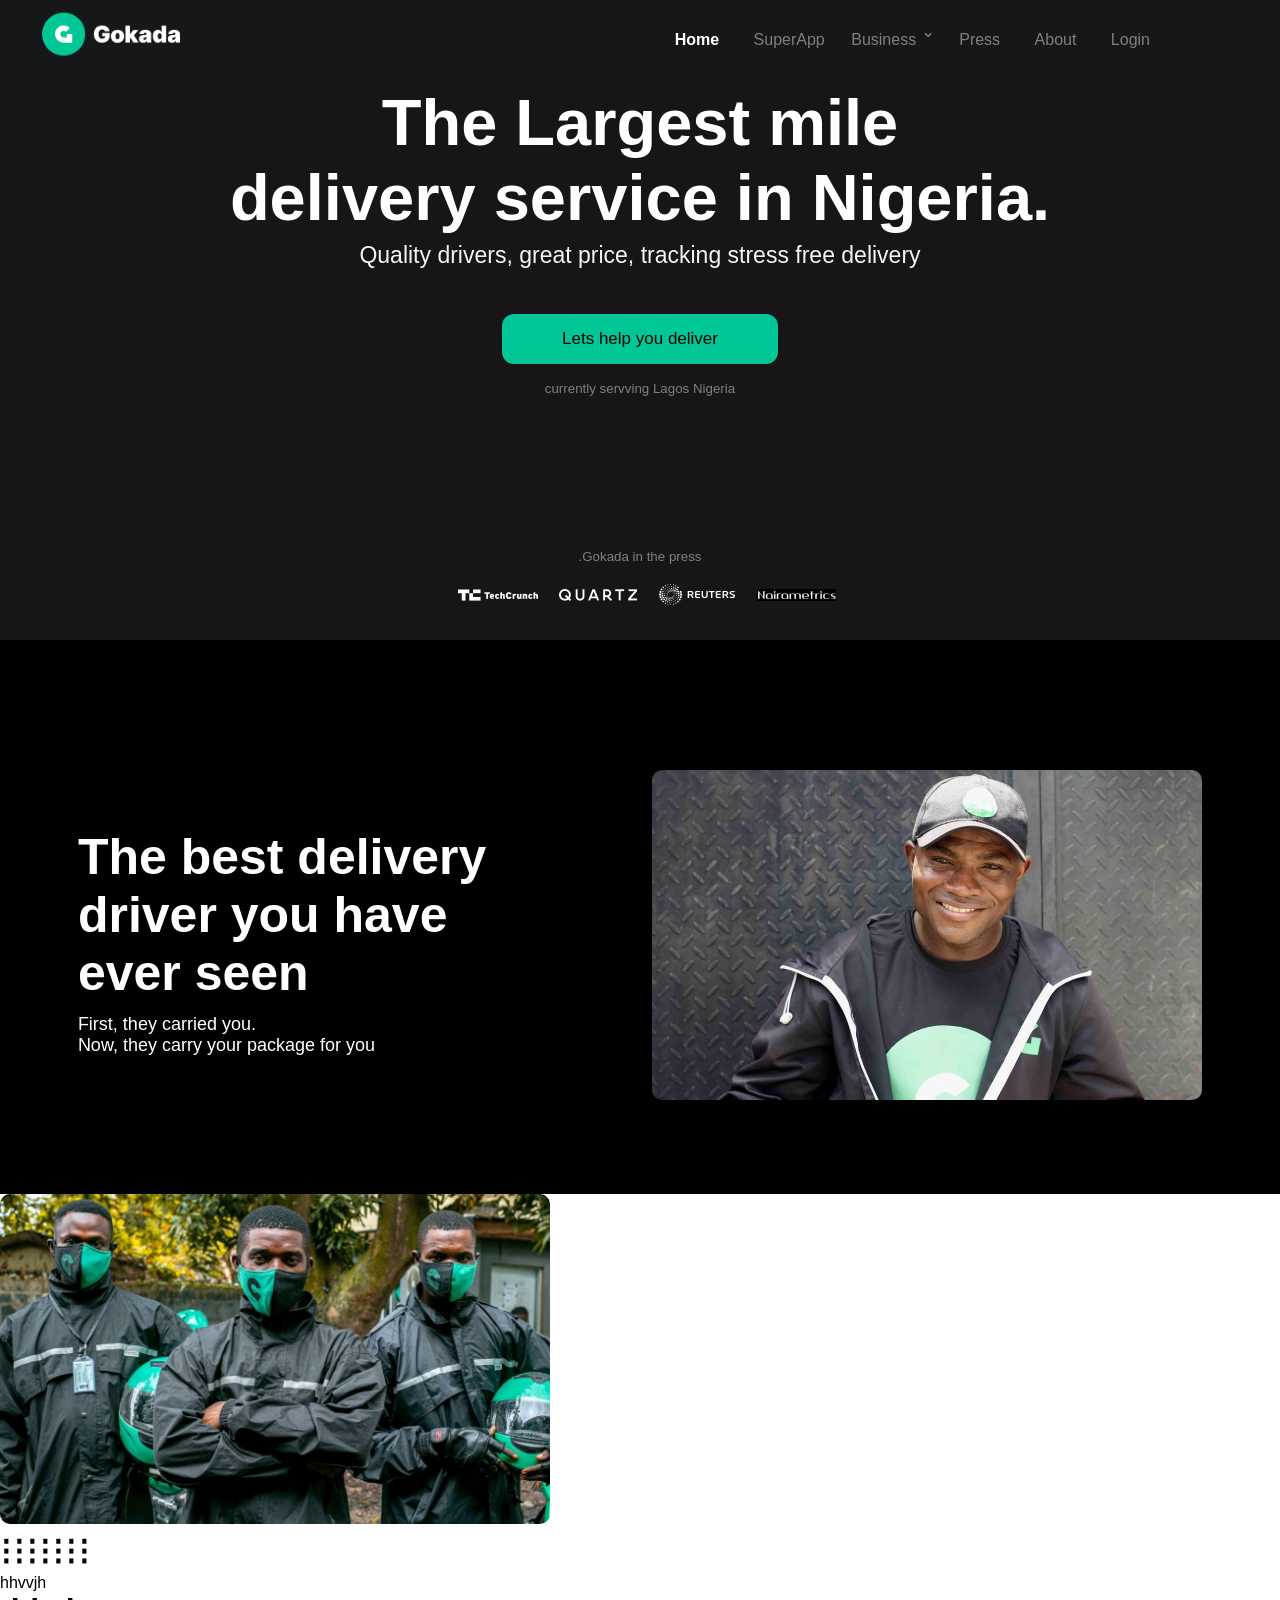
<file: index.html>
<!DOCTYPE html>
<html lang="en">
<head>
    <meta charset="UTF-8">
    <meta name="viewport" content="width=device-width, initial-scale=1.0">
    <title>gokada</title>
    <link rel="icon" type="image/x-icon" href="image/favicon.ico">
    <link rel="stylesheet" href="gokada.css">
</head>
<body>
    
     <header>
         <a href="gokada.html">
           <img src="gok.PNG"  width="150px"   alt="waiting....">
         </a>
          <nav>
                <a  class="first"  style="color:white; font-weight: bold;"  href="#">Home</a>
                <a  class="first"  href="#">SuperApp</a>
                <div class="menu">
                    <a id="inside-a" href="#">                                   
                         Business<span><sup> &#x2304; </sup></span>
                    </a>
                    <ul class="submenu">
                        <li class="bot-1" ><a href="#">Partner</a></li>
                        <li class="bot"><a href="#">Food</a></li>
                    </ul>
                </div>
                <a  class="first"   href="#">Press</a>
                <a  class="first"     href="#">About</a>
                <a  class="first"    href="#">Login</a>
          </nav>


     </header>

    <main>

         <section class="flex">

             <div class="inner-flex">

                 <h1>The Largest mile<br> delivery service in Nigeria&#x2E;</h1>
                 <p id="par">Quality drivers, great price, tracking stress free delivery</p>
                 <div id="but">
                    <button type="submit"><a href="#">Lets help you deliver</a></button>
                 </div>
                 <p id="par-2"><small>currently servving Lagos Nigeria</small></p>
                  
                 
                 <div class="inner-flex-2">
                    <p id="par-3"><small>.Gokada in the press</small></p>
                    <div class="sub-flex">
                        <img class="pix" src="image/logo3.png" alt="waiting...">
                        <img class="pix" src="image/logo2.png" alt="waiting...">
                        <img class="pix" src="image/logo1.png" alt="waiting....">
                        <img  class="pix" src="image/logo4.png" alt="waiting....">
                    </div>
                 </div>


             </div>


            </section>
         
            <section class="flex-1">
     
                  <div>
                      <h1>The best delivery<br> driver you have<br> ever seen</h1> 
                      <p>First, they carried you.<br> Now, they carry your package for you</p>
                  </div>
                        
                  <div class="flex-1-inner">
                       <img src="image/person-1.jpeg"  class="imag-4"   alt="waiting.....">

                  </div>
                   
            </section>

            <section class="flex-2">
                       
                  <div>
                     <img src="image/mech.jpg" class="imag-4" alt="waiting.....">
                    <div>
                        <p style="font-size: 40px;">&#x205D;&#x205D;&#x205D;&#x205D;&#x205D;&#x205D;&#x205D;</p>
                    </div>
                  </div>
                hhvvjh

            </section>

 
           <h1>this is great</h1>







    </main>







</body>
</html>
</file>
<file: gokada.css>
*{
    margin:0;
    padding:0;
    box-sizing: border-box;
}

body{
    font-family: sans-serif;
    /* background-color: black; */
}

header{
    position:fixed;
    width:100%;
    display:flex;
    justify-content: space-between;
    padding-left:30px;
    padding-right: 120px;
    align-items: center;
    background-color: rgba(23, 24, 26, 0.9);; 
    padding-top: 10px;
    padding-bottom: 17px;
}




header .first{ 
   text-decoration: none;
   padding-left: 20px;
   margin-right:10px;
   color:gray; 
   transition: color .3s, font-weight .3s;
}

header .menu #inside-a{
    position:relative;
    color:gray;
    margin-left: 12px;
    /* border-bottom: 1px solid gray; */
    /* padding:24px 21px 32px 29px; */
    text-decoration: none;
    /* background-color: rgba(29, 30, 35, 0.9); */

}

header .menu #inside-a span{
     font-size: 20px;
}


header .menu #inside-a:hover{
      
       color:white;
}

header .first:hover{
    color:white;
    filter:brightness(120%);
}


.menu{
    display:inline-block;
    position:relative;
    /* background-color: rgba(29, 30, 35, 0.9); */
}

.menu:hover{
    overflow:none;
}

.submenu{
    position:absolute;
    top:56px;
    left:10px;
    width:64px;
    opacity:0;
    pointer-events: none;
}

.submenu .bot-1{
     border-bottom: 1px solid rgb(46, 44, 44);
     padding:36px 0px 14px 12px;
     width:132px;
     background-color:rgba(29, 30, 35, 0.9);

}


.bot{
    border-bottom: 0.1px lightgrey rgb(228, 224, 224);
    width: 132px;
    background-color: rgba(29, 30, 35, 0.9);
    padding: 25px 0px 16px 12px;

}


.submenu li a{
    color:gray;
    text-decoration: none;
    padding-left: 18px; 
}

.submenu li a:hover{
    color:white;
}



.menu:hover  #inside-a{
    padding:24px 21px 32px 29px;
    background-color: rgba(29, 30, 35, 0.9);
}

.menu:hover .submenu{
    opacity:1;
    pointer-events: fill;
}


.flex{
   display:flex;
   justify-content: center;
   height:640px;
   align-items: center;
   background-color: rgb(23, 21, 21);
   padding-bottom: 70px;
}



.inner-flex h1{
    margin-top: 130px;  
    font-size: 65px;
    text-align: center;
   color:white;   
}

.inner-flex #par{

       font-size: 23px;
       margin-top: 7px;
       text-align: center;
       color:white;
       filter:brightness(96%);
}

.inner-flex #but{
    text-align: center;
    padding-top: 45px;
}

.inner-flex #but button{
     padding:15px 60px;
     font-size: 17px;
     border-radius: 12px;
     background-color: #00c795;
     border:none;
     cursor:pointer;
}

.inner-flex a{
    text-decoration: none;
    color:black;
}

.inner-flex #par-2{

      text-align: center;
      color:gray;
      padding-top: 15px;

}



.inner-flex-2{

    margin-top: 150px;
}



  .inner-flex-2 #par-3{

      color:gray;
      text-align: center;
      margin-bottom: 14px;
  }


  .inner-flex-2  .sub-flex{
    text-align: center;
}

.inner-flex-2  .sub-flex .pix{
      width:80px;
      height:32px;
      object-fit: cover;
      margin-left: 15px;
}



.flex-1{
    display:flex;
    flex-wrap: wrap;
    justify-content: space-around;
    padding-top: 130px;
    padding-left: 40px;
    padding-right: 40px;
    background-color: black;
    padding-bottom: 90px;
}


.flex-1 h1{

    font-size: 50px;
    padding-top:58px;
    color:white;
}

.flex-1 p{
    font-size: 18px;
    color:white;
    padding-top: 12px;
}

.flex-1-inner{
    padding-left: 90px;
}


.flex-1 .imag-4, .flex-2 .imag-4{
    width:550px;
    height:330px;
    object-fit: cover;
    border-radius: 10px;
}







/* rgba(29, 30, 34, 0.9) */
</file>
